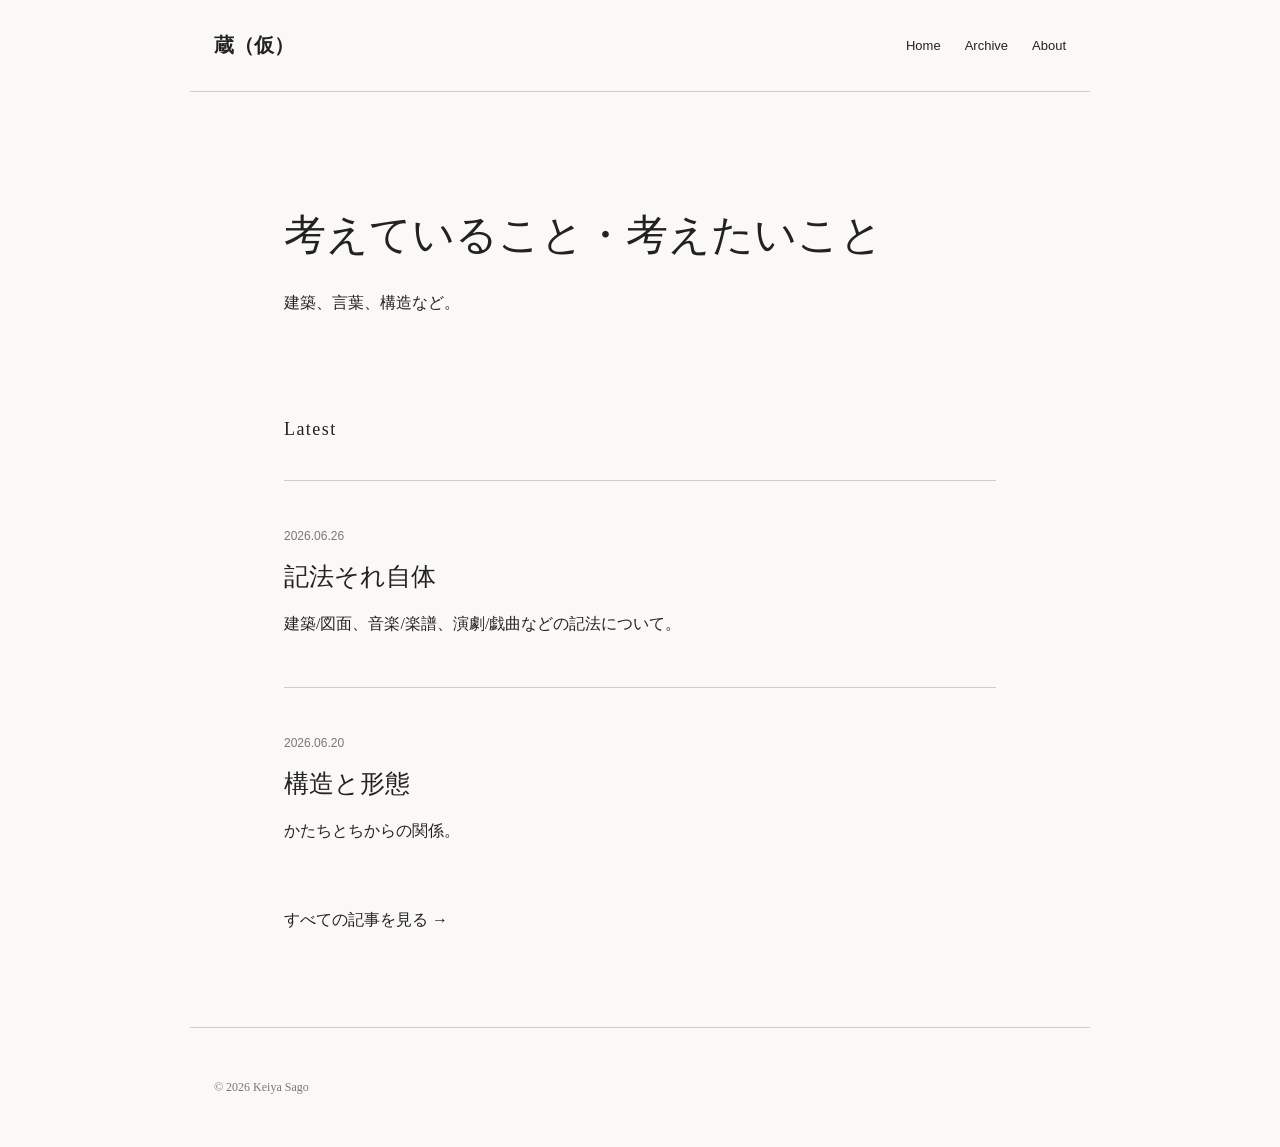
<file: index.html>
<!DOCTYPE html>
<html lang="ja">
<head>
  <meta charset="UTF-8">
  <meta name="viewport" content="width=device-width, initial-scale=1.0">
  <title>蔵（仮）</title>
  <link rel="stylesheet" href="style.css">
</head>

<body>

  <header class="site-header">
    <a href="index.html" class="site-title">蔵（仮）</a>

    <nav>
      <a href="index.html">Home</a>
      <a href="archive.html">Archive</a>
      <a href="about.html">About</a>
    </nav>
  </header>

  <main class="container">

    <section class="intro">
      <h1>考えていること・考えたいこと</h1>

      <p>
        建築、言葉、構造など。
      </p>
    </section>

    <section class="latest">
      <h2>Latest</h2>

      <article class="article-card">
        <p class="date">2026.06.26</p>

        <h3>
          <a href="articles/2026-06-article-01.html">
            記法それ自体
          </a>
        </h3>

        <p>
          建築/図面、音楽/楽譜、演劇/戯曲などの記法について。
        </p>
      </article>

      <article class="article-card">
        <p class="date">2026.06.20</p>

        <h3>
          <a href="articles/2026-06-article-02.html">
            構造と形態
          </a>
        </h3>

        <p>
          かたちとちからの関係。
        </p>
      </article>
    </section>

    <p class="archive-link">
      <a href="archive.html">すべての記事を見る →</a>
    </p>

  </main>

  <footer>
    <p>© 2026 Keiya Sago</p>
  </footer>

</body>
</html>
</file>
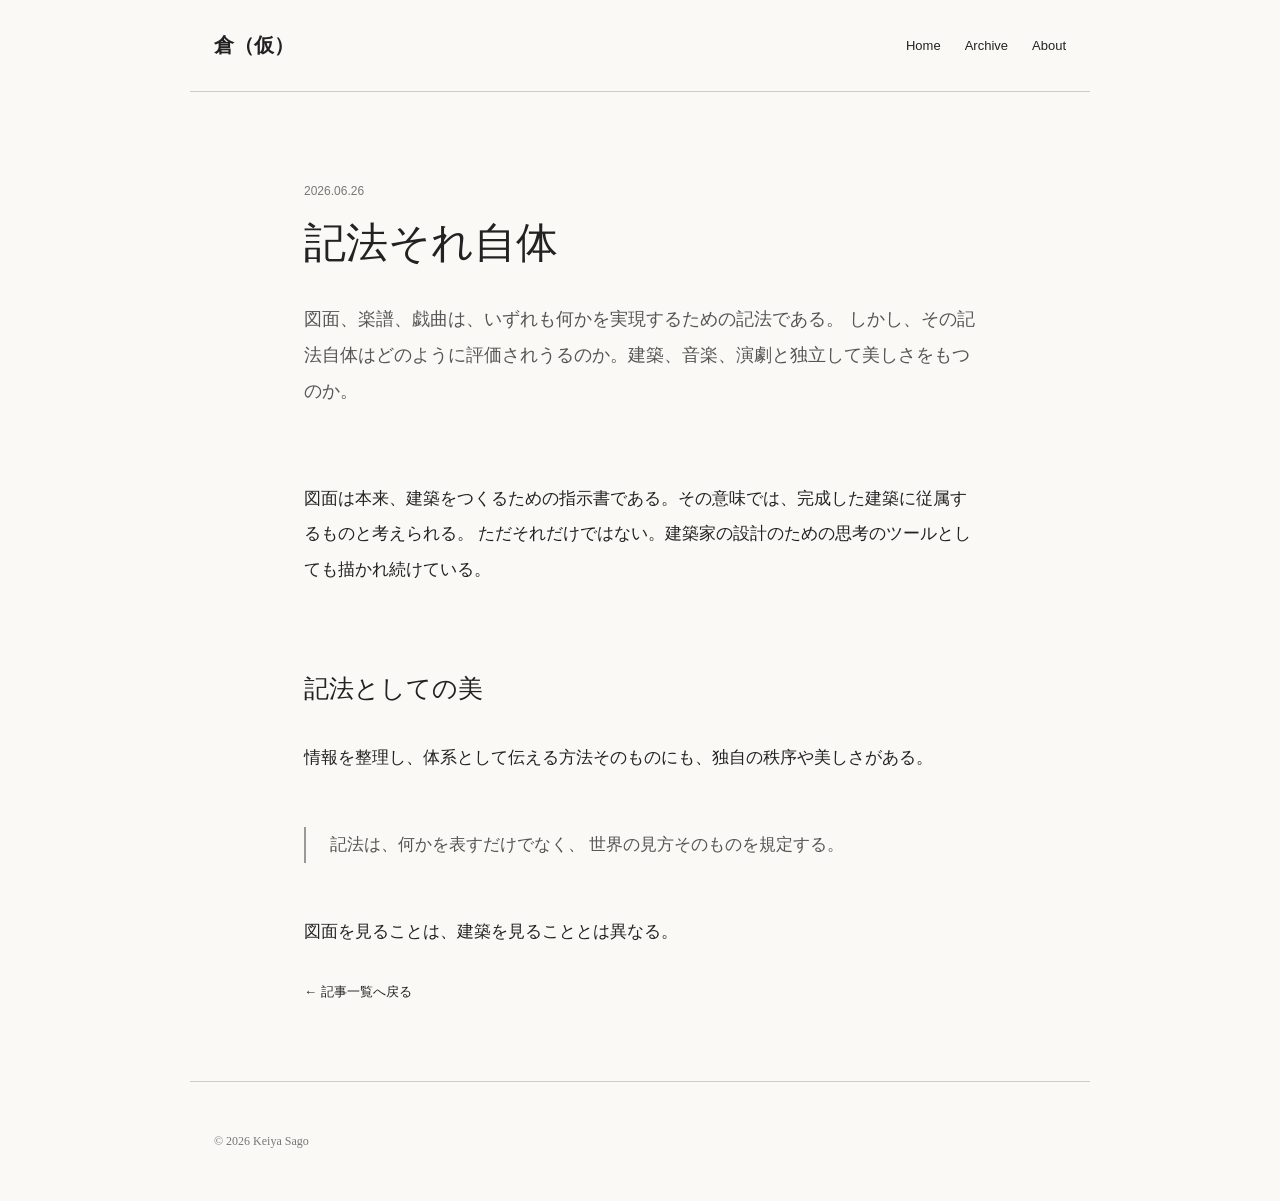
<file: 2026-06-article-01.html>
<!DOCTYPE html>
<html lang="ja">
<head>
  <meta charset="UTF-8">
  <meta name="viewport" content="width=device-width, initial-scale=1.0">
  <title>記法それ自体 |考えていること・考えたいこと</title>
  <link rel="stylesheet" href="../style.css">
</head>

<body>

  <header class="site-header">
    <a href="../index.html" class="site-title"> 倉（仮）</a>

    <nav>
      <a href="../index.html">Home</a>
      <a href="../archive.html">Archive</a>
      <a href="../about.html">About</a>
    </nav>
  </header>

  <main class="article-container">

    <article>
      <header class="article-header">
        <p class="date">2026.06.26</p>

        <h1>記法それ自体</h1>

        <p class="article-lead">
          図面、楽譜、戯曲は、いずれも何かを実現するための記法である。
          しかし、その記法自体はどのように評価されうるのか。建築、音楽、演劇と独立して美しさをもつのか。
        </p>
      </header>

      <div class="article-body">
        <p>
          図面は本来、建築をつくるための指示書である。その意味では、完成した建築に従属するものと考えられる。
          ただそれだけではない。建築家の設計のための思考のツールとしても描かれ続けている。
        </p>

        <h2>記法としての美</h2>

        <p>
          情報を整理し、体系として伝える方法そのものにも、独自の秩序や美しさがある。
        </p>

        <blockquote>
          記法は、何かを表すだけでなく、
          世界の見方そのものを規定する。
        </blockquote>

        <p>
          図面を見ることは、建築を見ることとは異なる。
        </p>
      </div>
    </article>

    <nav class="article-navigation">
      <a href="../archive.html">← 記事一覧へ戻る</a>
    </nav>

  </main>

  <footer>
    <p>© 2026 Keiya Sago</p>
  </footer>

</body>
</html>
</file>
<file: style.css>
* {
  box-sizing: border-box;
}

html {
  scroll-behavior: smooth;
}

body {
  margin: 0;
  color: #222;
  background: #faf9f6;

  font-family:
    "Yu Mincho",
    "Hiragino Mincho ProN",
    serif;
}

a {
  color: inherit;
  text-decoration: none;
}

a:hover {
  opacity: 0.6;
}

.site-header {
  display: flex;
  justify-content: space-between;
  align-items: center;

  max-width: 900px;
  margin: 0 auto;
  padding: 32px 24px;

  border-bottom: 1px solid #ccc;
}

.site-title {
  font-size: 20px;
  font-weight: bold;
}

nav {
  display: flex;
  gap: 24px;

  font-family:
    "Helvetica Neue",
    Arial,
    sans-serif;

  font-size: 13px;
}

.container {
  max-width: 760px;
  margin: 0 auto;
  padding: 80px 24px;
}

.intro {
  margin-bottom: 100px;
}

.intro h1 {
  margin-bottom: 24px;
  font-size: 42px;
  font-weight: normal;
}

.intro p {
  line-height: 2;
}

.latest h2 {
  margin-bottom: 40px;
  font-size: 18px;
  font-weight: normal;
  letter-spacing: 0.08em;
}

.article-card {
  padding: 32px 0;
  border-top: 1px solid #ccc;
}

.article-card h3 {
  margin: 8px 0 16px;
  font-size: 25px;
  font-weight: normal;
}

.article-card p {
  line-height: 1.9;
}

.date {
  font-family:
    "Helvetica Neue",
    Arial,
    sans-serif;

  font-size: 12px;
  color: #777;
}

.article-container {
  max-width: 720px;
  margin: 0 auto;
  padding: 80px 24px;
}

.article-header {
  margin-bottom: 72px;
}

.article-header h1 {
  margin: 16px 0 28px;
  font-size: 42px;
  font-weight: normal;
  line-height: 1.4;
}

.article-lead {
  color: #555;
  font-size: 18px;
  line-height: 2;
}

.article-body {
  font-size: 17px;
  line-height: 2.1;
}

.article-body p {
  margin: 0 0 2em;
}

.article-body h2 {
  margin: 3em 0 1em;
  font-size: 25px;
  font-weight: normal;
}

blockquote {
  margin: 3em 0;
  padding-left: 24px;

  color: #555;
  border-left: 2px solid #999;
}

.archive-list {
  padding: 0;
  list-style: none;
}

.archive-list li {
  display: grid;
  grid-template-columns: 80px 1fr;
  gap: 24px;

  padding: 18px 0;
  border-top: 1px solid #ccc;
}

footer {
  max-width: 900px;
  margin: 0 auto;
  padding: 40px 24px;

  color: #777;
  border-top: 1px solid #ccc;
  font-size: 12px;
}
</file>
